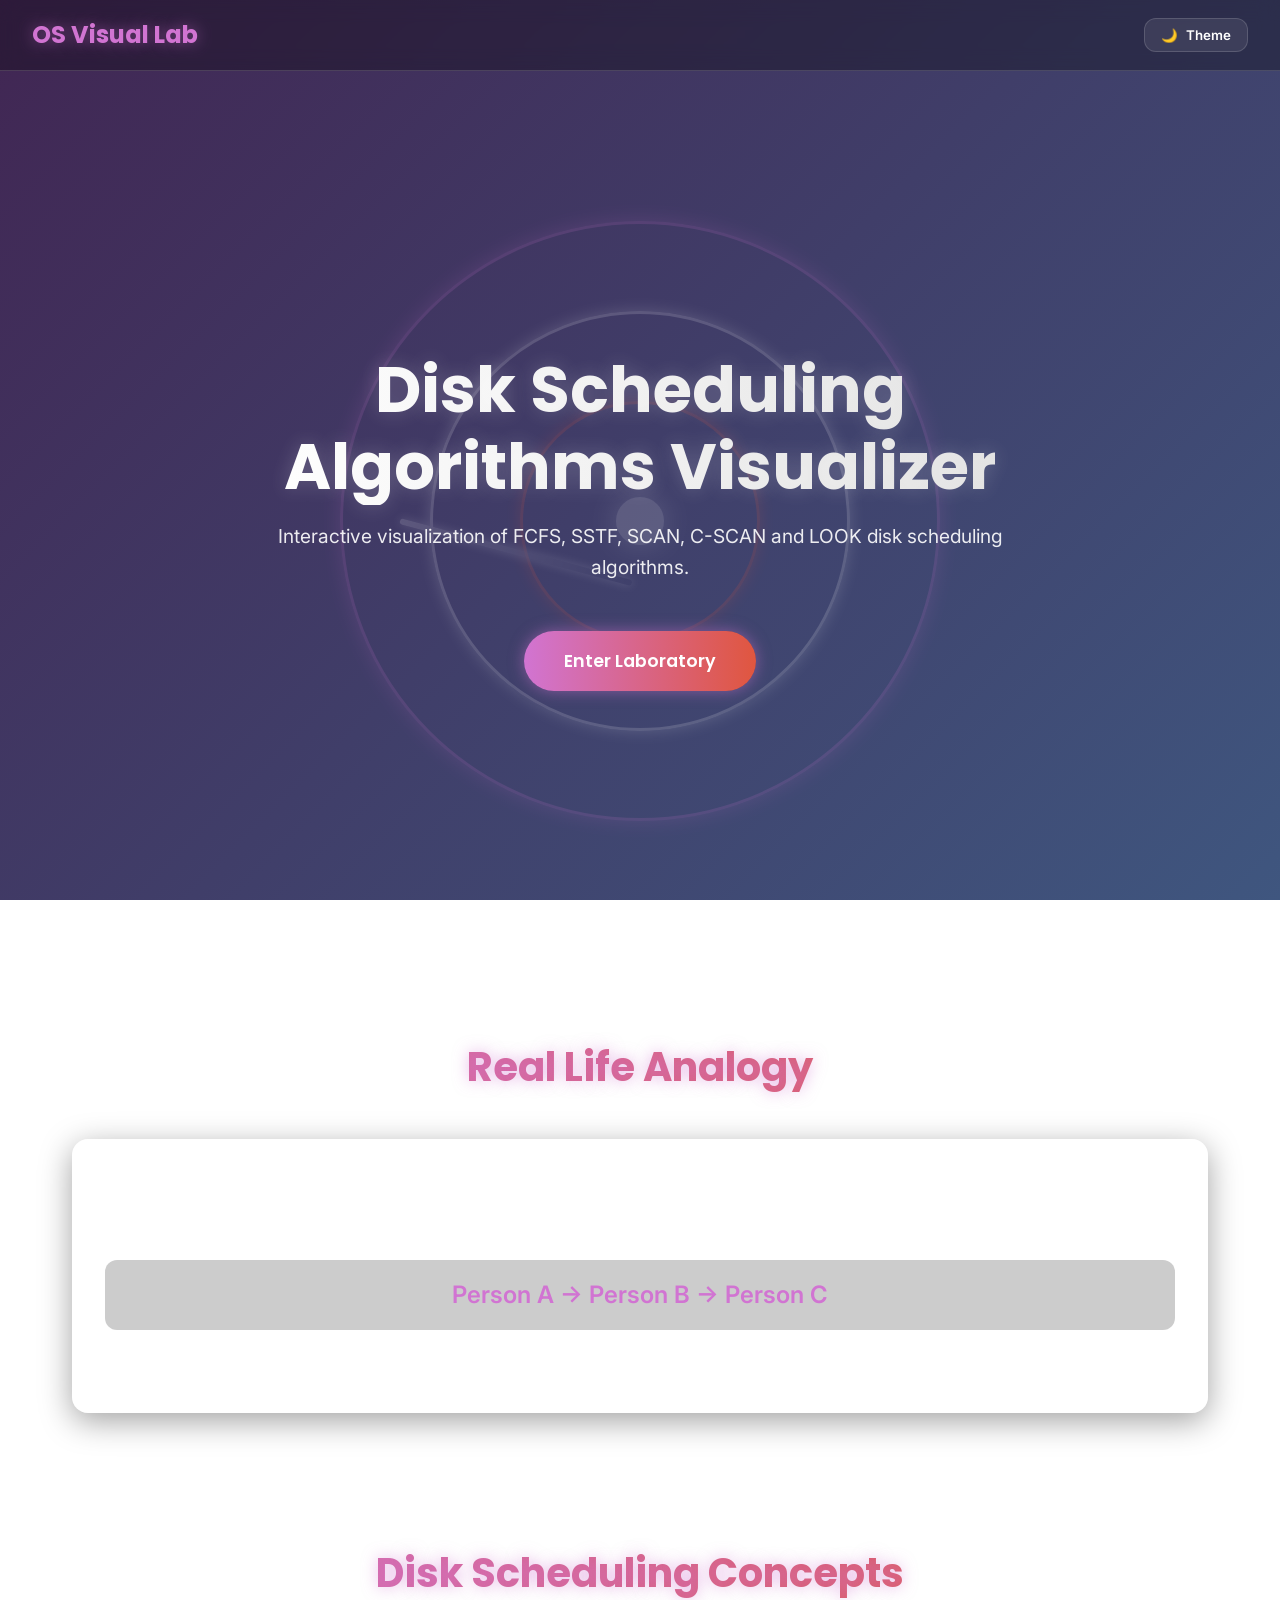
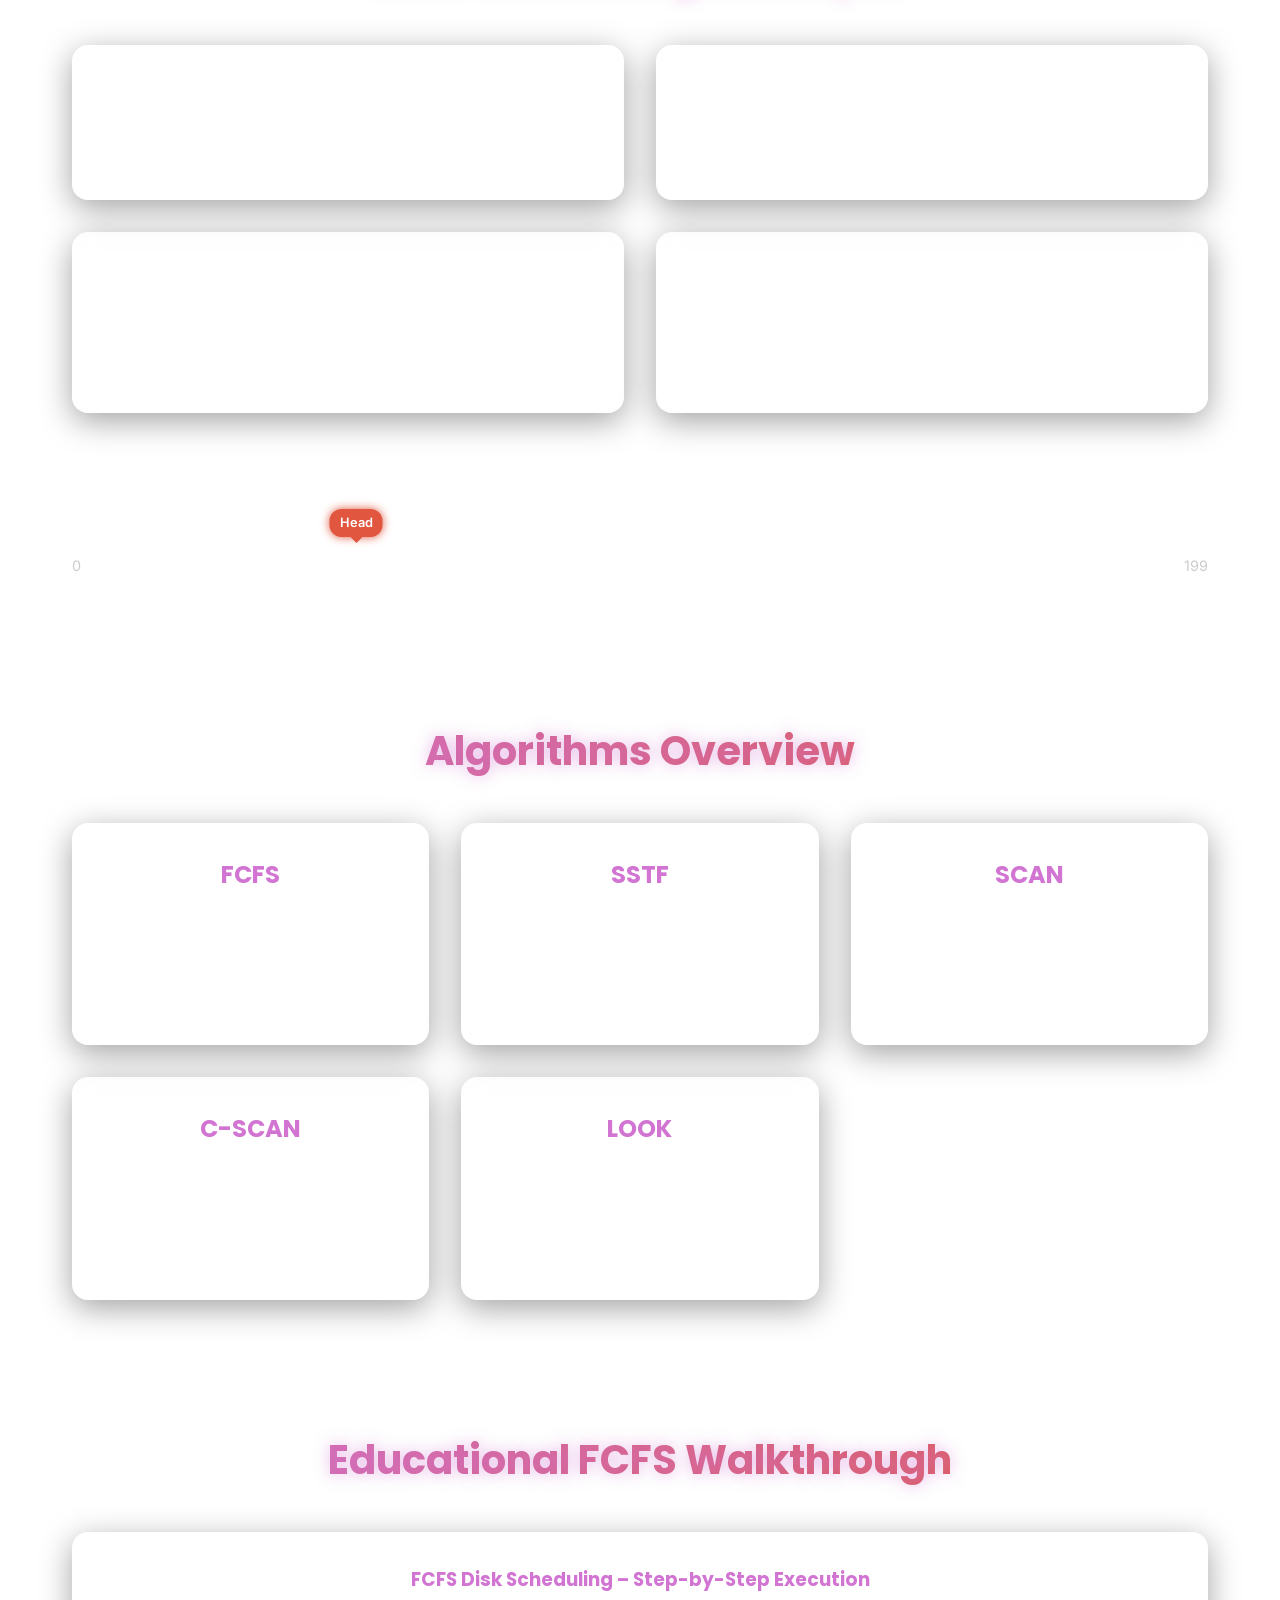
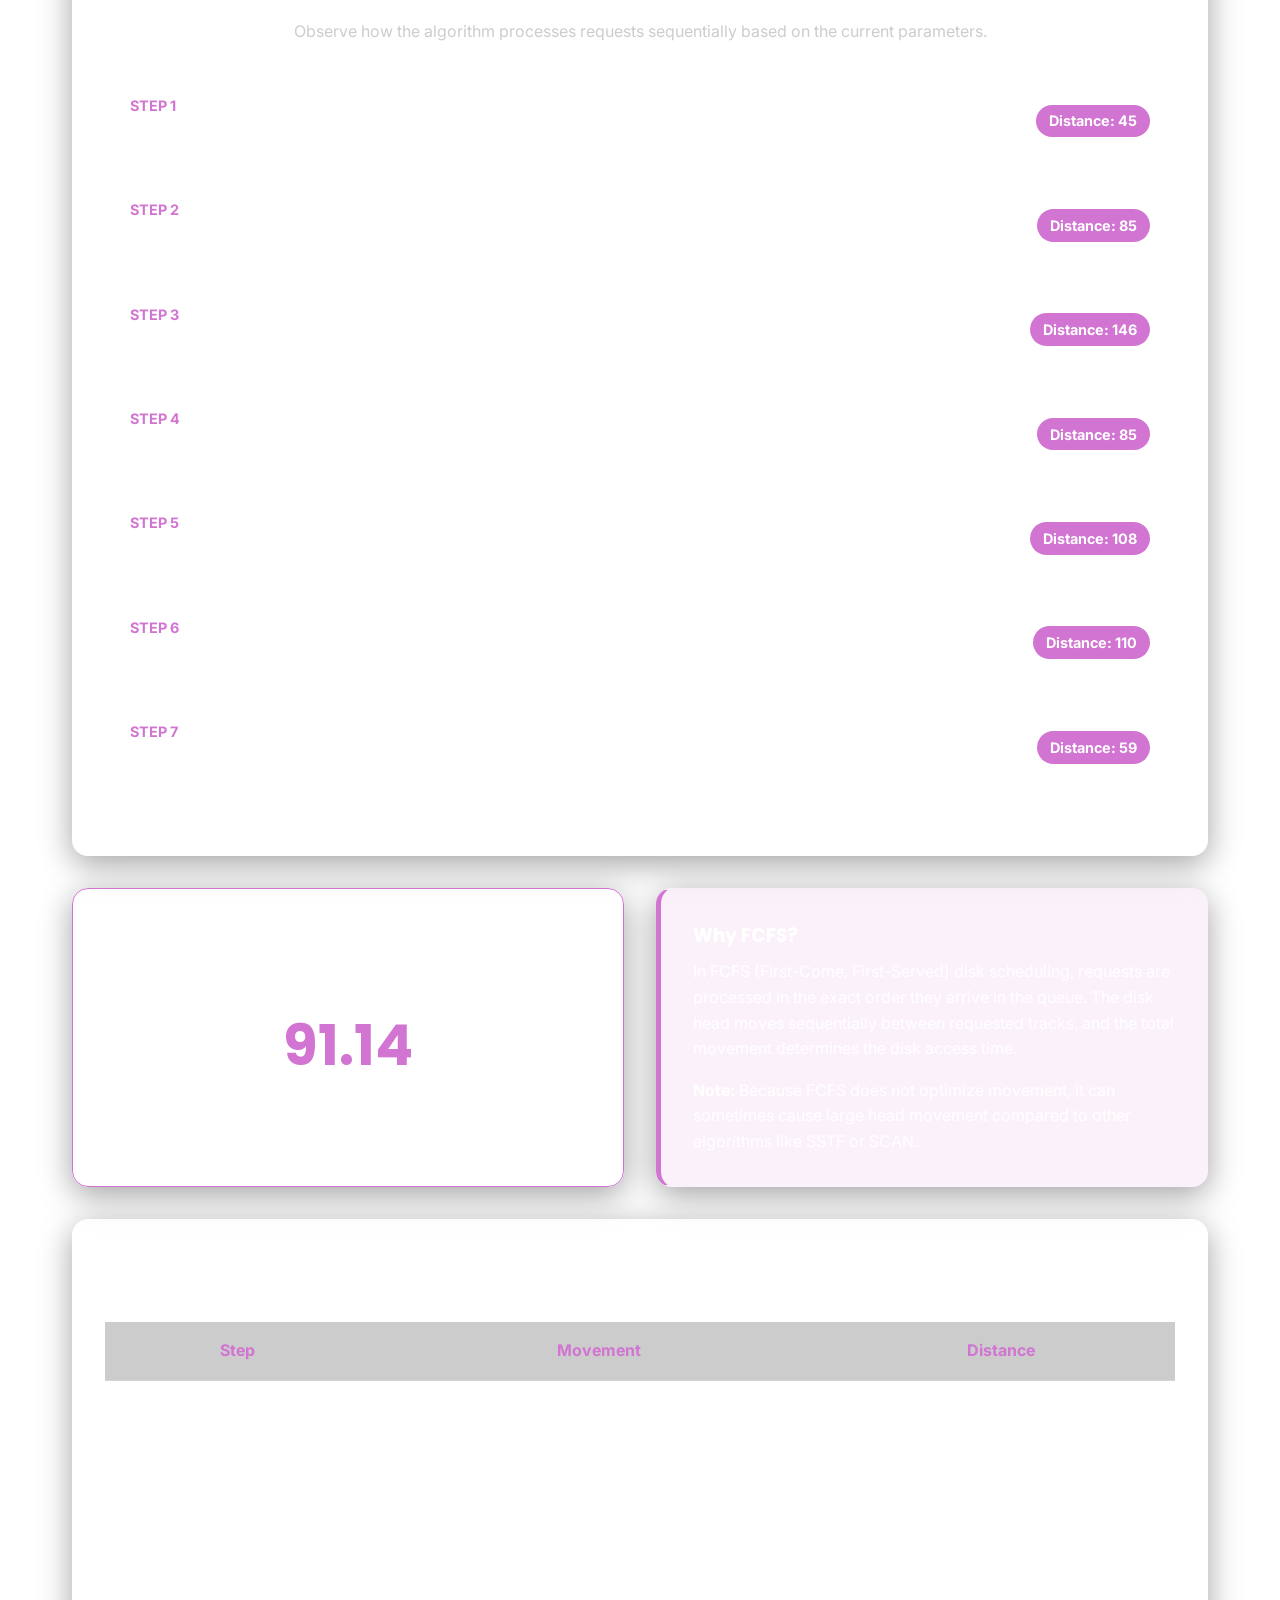
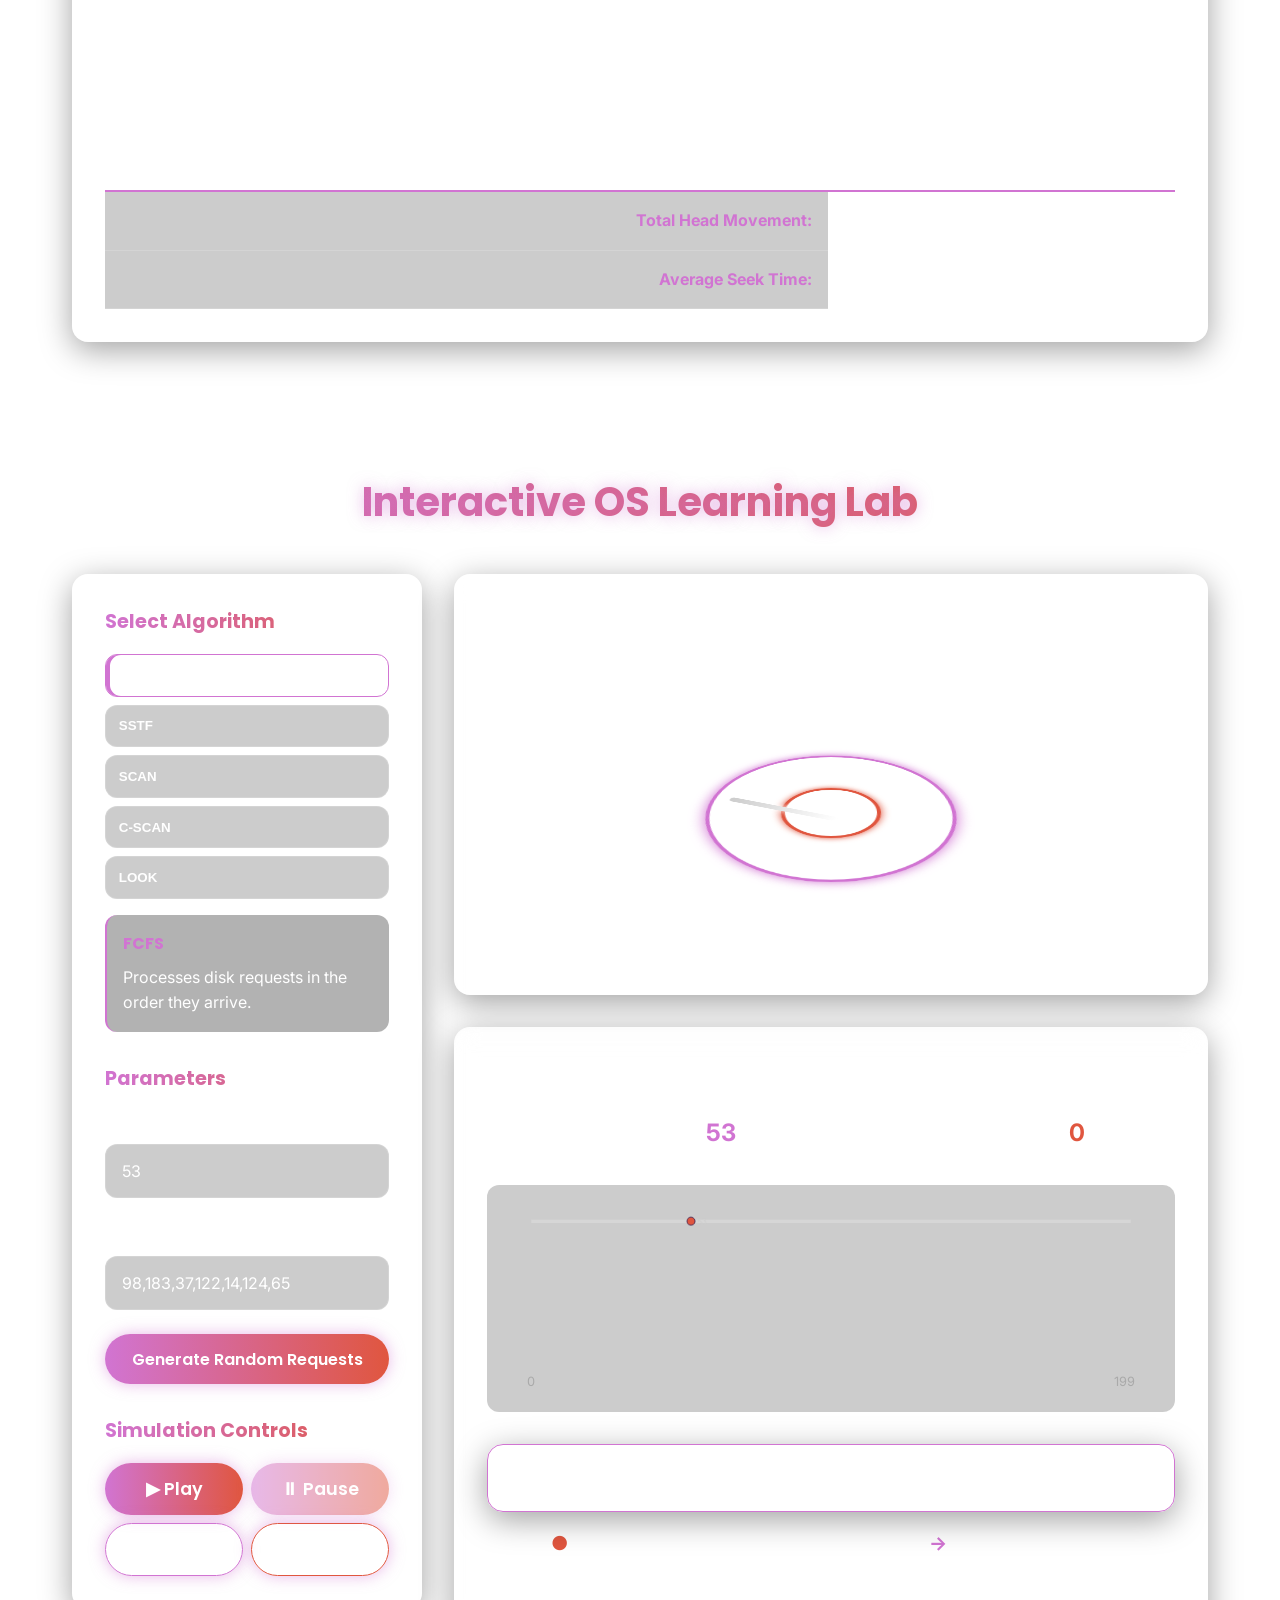
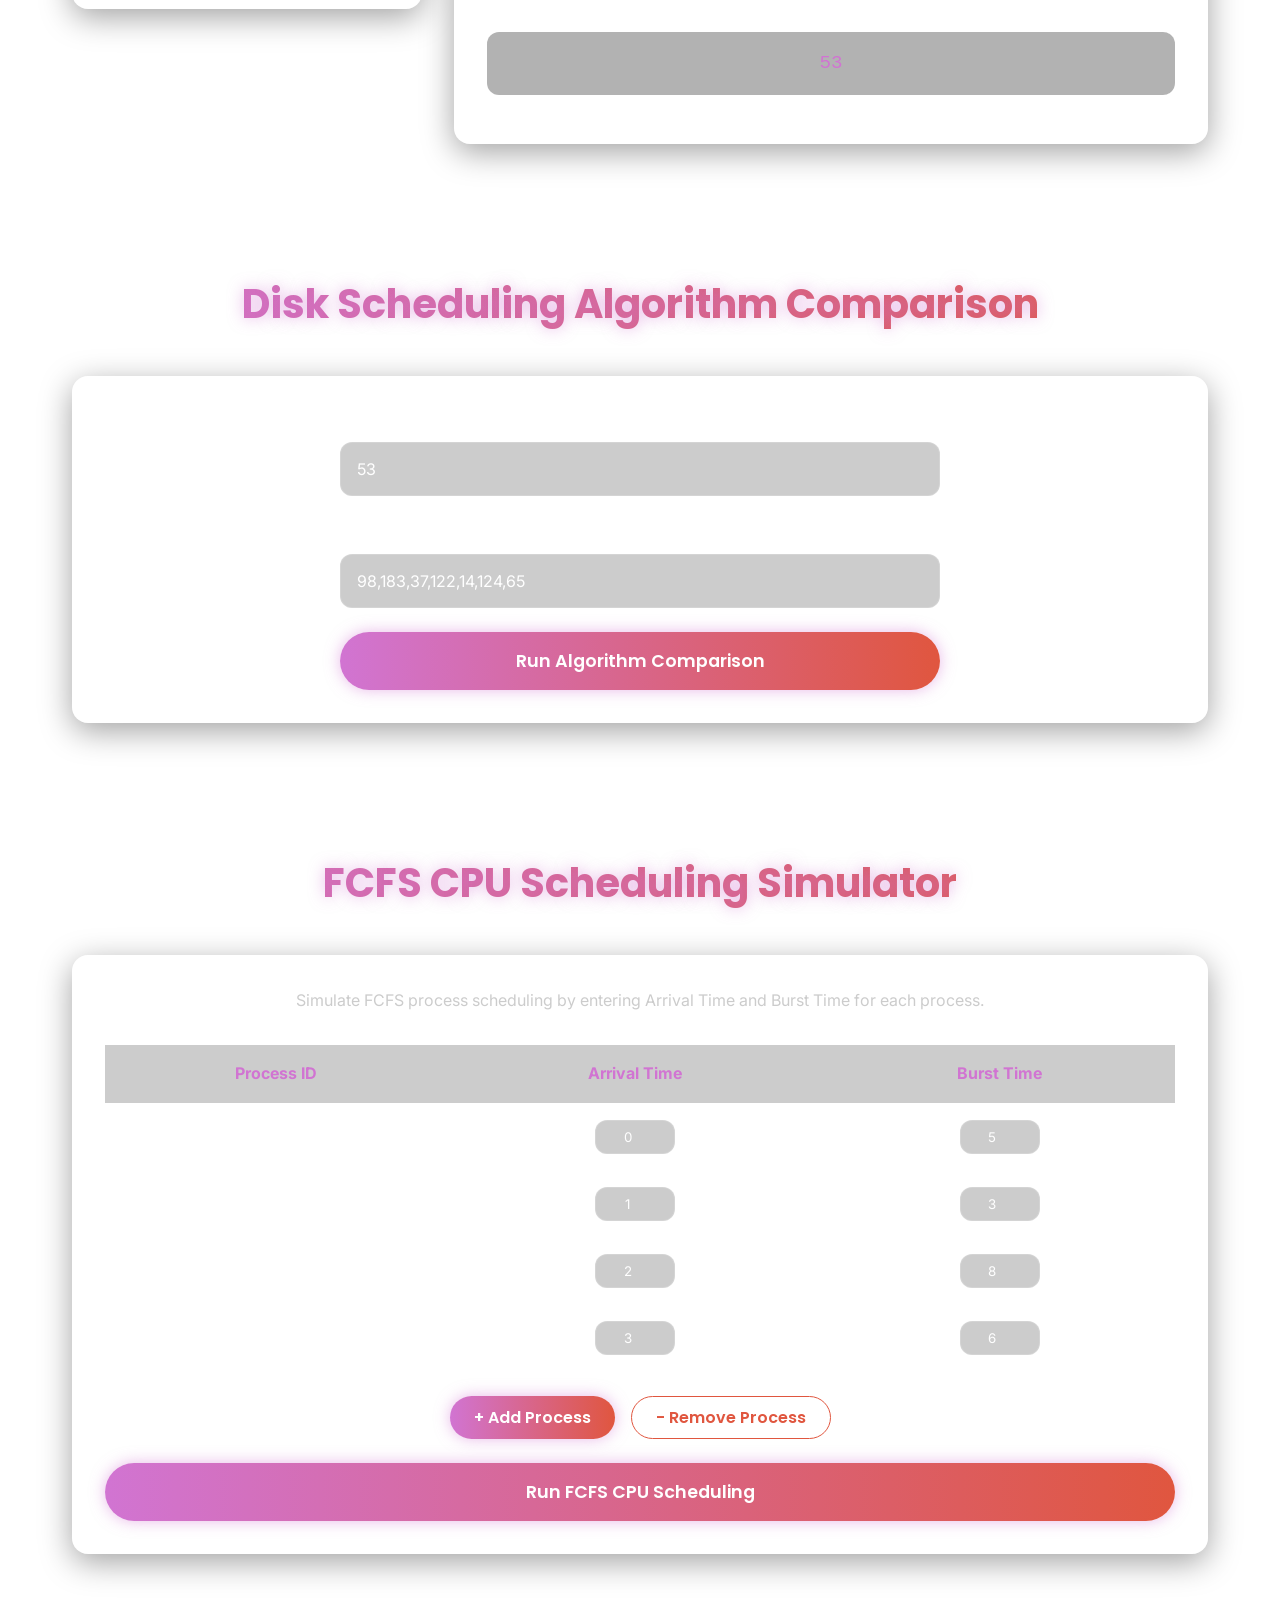
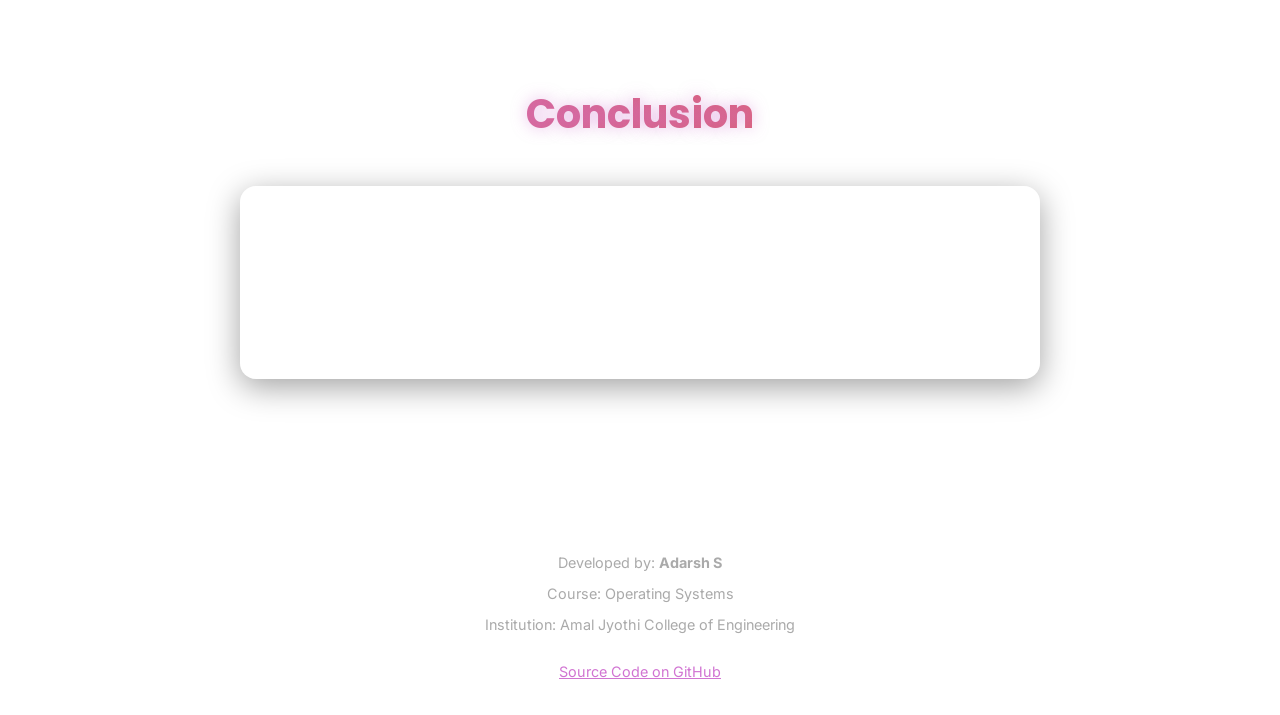
<file: OneDrive/Desktop/fcfs/index.html>
<!DOCTYPE html>
<html lang="en">

<head>
    <meta charset="UTF-8">
    <meta name="viewport" content="width=device-width, initial-scale=1.0">
    <title>Disk Scheduling Algorithms Webpage</title>

    <!-- Modern Fonts -->
    <link
        href="https://fonts.googleapis.com/css2?family=Poppins:wght@600;700;800&family=Inter:wght@400;500;600&display=swap"
        rel="stylesheet">

    <!-- CSS link -->
    <link rel="stylesheet" href="style.css">
</head>

<body>

    <!-- App Header -->
    <header class="main-header">
        <div class="logo">OS Visual Lab</div>
        <button id="theme-toggle" class="icon-button">
            <span class="theme-icon">🌙</span> Theme
        </button>
    </header>

    <!-- Section 1: Hero Section -->
    <section class="hero-section" id="hero">
        <div class="hero-content">
            <h1 class="hero-title">Disk Scheduling Algorithms Visualizer</h1>
            <p class="hero-subtitle">Interactive visualization of FCFS, SSTF, SCAN, C-SCAN and LOOK disk scheduling
                algorithms.</p>
            <a href="#lab" class="glow-button">Enter Laboratory</a>
        </div>

        <!-- Rotating Hard Disk Platter Animation -->
        <div class="disk-platter">
            <div class="ring outer-ring"></div>
            <div class="ring middle-ring"></div>
            <div class="ring inner-ring"></div>
            <div class="spindle"></div>
            <div class="disk-head-arm"></div>
        </div>
    </section>

    <div class="container">
        <!-- Section 2: Real Life Analogy -->
        <section class="analogy-section">
            <h2 class="section-title">Real Life Analogy</h2>
            <div class="glass-card">
                <h3>Queue at a Ticket Counter</h3>
                <p>Imagine people standing in a queue at a ticket counter. People are served in the exact order they
                    arrive.</p>
                <div class="analogy-diagram">
                    Person A &rarr; Person B &rarr; Person C
                </div>
                <p>In Operating Systems, the <strong>FCFS (First-Come, First-Served)</strong> disk scheduling algorithm
                    works in the exact same way!</p>
            </div>
        </section>

        <!-- Section 3: Concepts -->
        <section class="concepts-section">
            <h2 class="section-title">Disk Scheduling Concepts</h2>
            <div class="grid-layout">
                <div class="glass-card concept-card">
                    <h3>Disk Track</h3>
                    <p>Numbered positions on the disk where data is stored (typically 0 to 199 in examples).</p>
                </div>
                <div class="glass-card concept-card">
                    <h3>Disk Head</h3>
                    <p>The read/write mechanism that moves between tracks to access data.</p>
                </div>
                <div class="glass-card concept-card">
                    <h3>Seek Time</h3>
                    <p>The time taken for the head to move from the current track to the requested track. Large head
                        movement increases disk access time.</p>
                </div>
                <div class="glass-card concept-card">
                    <h3>Request Queue</h3>
                    <p>The list of upcoming track access requests pending service.</p>
                </div>
            </div>
            <div class="concept-visual">
                <h3>Disk Tracks Map (0 - 199)</h3>
                <div class="track-line-simple">
                    <span class="track-label left">0</span>
                    <span class="track-label right">199</span>
                    <div class="head-marker" style="left: 25%;">Head</div>
                </div>
            </div>
        </section>

        <!-- Section 4: Algorithm Overview -->
        <section class="overview-section">
            <h2 class="section-title">Algorithms Overview</h2>
            <div class="grid-layout cols-3">
                <div class="glass-card algo-card">
                    <h3>FCFS</h3>
                    <p>Processes requests in the order they arrive.</p>
                    <small>Head moves directly to next queued request.</small>
                </div>
                <div class="glass-card algo-card">
                    <h3>SSTF</h3>
                    <p>Chooses the request closest to the current head position.</p>
                    <small>Minimizes immediate seek time.</small>
                </div>
                <div class="glass-card algo-card">
                    <h3>SCAN</h3>
                    <p>Disk head moves like an elevator servicing requests in one direction to the end, then reverses.
                    </p>
                    <small>Also known as the Elevator algorithm.</small>
                </div>
                <div class="glass-card algo-card">
                    <h3>C-SCAN</h3>
                    <p>Disk head moves in one direction to the end, then jumps back to the beginning without servicing.
                    </p>
                    <small>Provides more uniform wait times.</small>
                </div>
                <div class="glass-card algo-card">
                    <h3>LOOK</h3>
                    <p>Similar to SCAN but stops at the last request instead of the disk edge.</p>
                    <small>More efficient than standard SCAN.</small>
                </div>
            </div>
        </section>

        <!-- New Section: FCFS Educational Walkthrough -->
        <section class="fcfs-walkthrough-section" id="fcfs-walkthrough">
            <h2 class="section-title">Educational FCFS Walkthrough</h2>
            
            <!-- Step-by-Step Execution (Static) -->
            <div id="step-execution-section" class="glass-card" style="margin-bottom: 2rem;">
                <h3 style="text-align: center; margin-bottom: 1.5rem; color: var(--accent-1);">FCFS Disk Scheduling – Step-by-Step Execution</h3>
                <p style="text-align: center; margin-bottom: 2rem; color: #ccc;">Observe how the algorithm processes requests sequentially based on the current parameters.</p>
                <div id="step-timeline" class="step-timeline">
                    <!-- Steps injected here -->
                </div>
            </div>

            <div class="grid-layout cols-2">
                <!-- Average Seek Time (Static) -->
                <div id="avg-seek-time-section" class="glass-card" style="border-color: var(--accent-1); display: flex; flex-direction: column; justify-content: center; align-items: center;">
                    <h4 style="margin-bottom: 1rem;">Calculated Average Seek Time</h4>
                    <h3 id="stat-avg-seek" style="color: var(--accent-1); font-size: 3.5rem; margin: 0.5rem 0;">0</h3>
                    <p>tracks per request</p>
                </div>

                <!-- Explanation Box -->
                <div class="glass-card educational-box" style="background: rgba(209, 116, 210, 0.1); border-left: 5px solid var(--accent-1);">
                    <h3>Why FCFS?</h3>
                    <p style="margin-bottom: 1rem;">In FCFS (First-Come, First-Served) disk scheduling, requests are processed in the exact order they arrive in the queue. The disk head moves sequentially between requested tracks, and the total movement determines the disk access time.</p>
                    <p><strong>Note:</strong> Because FCFS does not optimize movement, it can sometimes cause large head movement compared to other algorithms like SSTF or SCAN.</p>
                </div>
            </div>

            <!-- Step Explanation Table -->
            <div id="step-table-section" style="margin-top: 2rem;">
                <div class="glass-card table-card">
                    <h3 style="margin-bottom: 1.5rem; text-align: center;">Movement Breakdown Table</h3>
                    <table class="calc-table" id="step-explanation-table">
                        <thead>
                            <tr>
                                <th>Step</th>
                                <th>Movement</th>
                                <th>Distance</th>
                            </tr>
                        </thead>
                        <tbody>
                            <!-- Steps injected here -->
                        </tbody>
                        <tfoot>
                            <tr style="border-top: 2px solid var(--accent-1);">
                                <th colspan="2" style="text-align: right;">Total Head Movement:</th>
                                <td id="table-total-movement">0</td>
                            </tr>
                            <tr>
                                <th colspan="2" style="text-align: right;">Average Seek Time:</th>
                                <td id="table-avg-seek">0</td>
                            </tr>
                        </tfoot>
                    </table>
                </div>
            </div>
        </section>

        <!-- Section 5: OS Visual Lab -->
        <section class="lab-section" id="lab">
            <h2 class="section-title">Interactive OS Learning Lab</h2>

            <div class="lab-layout">
                <!-- Left Panel: Algorithm Controls -->
                <div class="lab-sidebar glass-card">

                    <h3>Select Algorithm</h3>
                    <div class="algo-selector" id="algo-selector">
                        <button class="algo-btn active" data-algo="FCFS">FCFS</button>
                        <button class="algo-btn" data-algo="SSTF">SSTF</button>
                        <button class="algo-btn" data-algo="SCAN">SCAN</button>
                        <button class="algo-btn" data-algo="C-SCAN">C-SCAN</button>
                        <button class="algo-btn" data-algo="LOOK">LOOK</button>
                    </div>

                    <div class="algo-logic-display" id="algo-logic-display">
                        <h4 id="logic-title" style="color: var(--accent-1);">FCFS</h4>
                        <p id="logic-desc">Processes disk requests in the order they arrive.</p>
                    </div>

                    <h3 style="margin-top: 1.5rem;">Parameters</h3>
                    <div class="input-group">
                        <label for="lab-head">Initial Head Position (0-199):</label>
                        <input type="number" id="lab-head" min="0" max="199" value="53">
                    </div>
                    <div class="input-group">
                        <label for="lab-requests">Track Requests (comma separated):</label>
                        <input type="text" id="lab-requests" value="98,183,37,122,14,124,65">
                    </div>
                    <button id="btn-randomize" class="glow-button small-btn"
                        style="width: 100%; padding: 0.8rem; font-size: 1rem; margin-bottom: 2rem;">Generate Random
                        Requests</button>

                    <h3>Simulation Controls</h3>
                    <div class="playback-controls" style="display: grid; grid-template-columns: 1fr 1fr; gap: 0.5rem;">
                        <button id="btn-play" class="control-btn play-btn glow-button" style="padding: 0.8rem;"
                            title="Play">▶ Play</button>
                        <button id="btn-pause" class="control-btn pause-btn glow-button"
                            style="padding: 0.8rem; opacity: 0.5;" title="Pause" disabled>⏸ Pause</button>
                        <button id="btn-next" class="control-btn next-btn glow-button"
                            style="padding: 0.8rem; background: transparent; border: 1px solid var(--accent-1);"
                            title="Next Step">⏭ Next</button>
                        <button id="btn-reset" class="control-btn reset-btn glow-button"
                            style="padding: 0.8rem; background: transparent; border: 1px solid var(--accent-2);"
                            title="Reset">⏮ Reset</button>
                    </div>
                </div>

                <!-- Right Panel: Visualization Area -->
                <div class="lab-main">

                    <!-- 3D Rotating Disk Visualization -->
                    <div class="glass-card viz-3d-card" style="margin-bottom: 2rem;">
                        <h3 style="text-align: center; margin-bottom: 1rem; font-size: 1.5rem;">3D Disk Platter Preview
                        </h3>
                        <div class="disk-platter-3d-container"
                            style="position: relative; height: 300px; display: flex; justify-content: center; align-items: center; overflow: hidden; perspective: 1000px;">
                            <div class="disk-platter-3d" id="platter-3d">
                                <div class="ring outer-ring"></div>
                                <div class="ring middle-ring"></div>
                                <div class="ring inner-ring"></div>
                                <div class="spindle"></div>
                                <div class="disk-head-arm" id="arm-3d"></div>
                            </div>
                        </div>
                    </div>

                    <!-- 1D Horizontal Track Visualization -->
                    <div class="glass-card visualization-card">
                        <h3 style="text-align: center; margin-bottom: 1rem; font-size: 1.5rem;">Disk Track Visualization
                        </h3>
                        <div class="live-stats"
                            style="display: flex; justify-content: space-around; font-size: 1.2rem; margin-bottom: 1rem;">
                            <div class="stat-box">Current Head: <span id="stat-current"
                                    style="color: var(--accent-1); font-weight: bold; font-size: 1.5rem;">53</span>
                            </div>
                            <div class="stat-box">Total Movement: <span id="stat-total"
                                    style="color: var(--accent-2); font-weight: bold; font-size: 1.5rem;">0</span></div>
                        </div>

                        <div class="track-viz-container" id="lab-viz-container">
                            <canvas id="lab-canvas" width="800" height="200"></canvas>
                            <div class="axis-labels">
                                <span>0</span>
                                <span>199</span>
                            </div>
                        </div>

                        <!-- Progress Indicator -->
                        <div id="sim-progress-container" class="glass-card" style="margin: 1rem 0; text-align: center; padding: 1rem; border-color: var(--accent-1);">
                            <h4 id="sim-progress-text">Step 0 of 0</h4>
                        </div>

                        <div class="viz-legend"
                            style="display: flex; justify-content: center; gap: 2rem; margin-top: 1rem; font-size: 1rem;">
                            <div class="legend-item"><span class="legend-color init-head"
                                    style="color: var(--accent-2); font-size: 1.2rem;">●</span> Initial Head Position
                            </div>
                            <div class="legend-item"><span class="legend-color req-track"
                                    style="color: #fff; font-size: 1.2rem;">○</span> Requested Track</div>
                            <div class="legend-item"><span class="legend-color move-path"
                                    style="color: var(--accent-1); font-size: 1.2rem; font-weight: bold;">→</span> Head
                                Movement Path</div>
                        </div>

                        <div style="margin-top: 2rem; text-align: center;">
                            <h4>Servicing Order</h4>
                            <div class="servicing-path" id="lab-order-display" style="min-height: 3rem;">...</div>
                        </div>
                    </div>

                </div>
            </div>
        </section>

        <!-- Section 10: Comparison Simulator -->
        <section class="comparison-section" id="comparison">
            <h2 class="section-title">Disk Scheduling Algorithm Comparison</h2>
            <div class="glass-card sim-form-card">
                <form id="comp-form">
                    <div class="input-group">
                        <label for="comp-head">Initial Head Position (0-199):</label>
                        <input type="number" id="comp-head" min="0" max="199" value="53" required>
                    </div>
                    <div class="input-group">
                        <label for="comp-requests">Track Requests (comma separated):</label>
                        <input type="text" id="comp-requests" value="98,183,37,122,14,124,65"
                            pattern="^(\s*\d+\s*(,\s*\d+\s*)*)$" required>
                    </div>
                    <button type="submit" class="glow-button">Run Algorithm Comparison</button>
                </form>
            </div>

            <!-- Comparison Results Container -->
            <div id="comp-results" class="results-container hidden">
                <h3 class="section-title">Visual Comparison</h3>

                <!-- Panels -->
                <div class="panels-container">
                    <!-- FCFS -->
                    <div class="glass-card panel-card">
                        <div class="panel-header">
                            <h4>FCFS</h4>
                        </div>
                        <canvas id="comp-fcfs-canvas" class="panel-canvas" width="800" height="100"></canvas>
                        <div class="panel-order" id="comp-fcfs-order"></div>
                    </div>
                    <!-- SSTF -->
                    <div class="glass-card panel-card">
                        <div class="panel-header">
                            <h4>SSTF</h4>
                        </div>
                        <canvas id="comp-sstf-canvas" class="panel-canvas" width="800" height="100"></canvas>
                        <div class="panel-order" id="comp-sstf-order"></div>
                    </div>
                    <!-- SCAN -->
                    <div class="glass-card panel-card">
                        <div class="panel-header">
                            <h4>SCAN</h4>
                        </div>
                        <canvas id="comp-scan-canvas" class="panel-canvas" width="800" height="100"></canvas>
                        <div class="panel-order" id="comp-scan-order"></div>
                    </div>
                    <!-- C-SCAN -->
                    <div class="glass-card panel-card">
                        <div class="panel-header">
                            <h4>C-SCAN</h4>
                        </div>
                        <canvas id="comp-cscan-canvas" class="panel-canvas" width="800" height="100"></canvas>
                        <div class="panel-order" id="comp-cscan-order"></div>
                    </div>
                    <!-- LOOK -->
                    <div class="glass-card panel-card">
                        <div class="panel-header">
                            <h4>LOOK</h4>
                        </div>
                        <canvas id="comp-look-canvas" class="panel-canvas" width="800" height="100"></canvas>
                        <div class="panel-order" id="comp-look-order"></div>
                    </div>
                </div>

                <!-- Comparison Table -->
                <h3 class="section-title">Movement Results Comparison</h3>
                <div class="glass-card comparison-table-card">
                    <table class="calc-table comp-table" id="comparison-table">
                        <thead>
                            <tr>
                                <th>Algorithm</th>
                                <th>Total Head Movement</th>
                            </tr>
                        </thead>
                        <tbody>
                            <!-- Generated Rows, highlight best -->
                        </tbody>
                    </table>
                </div>

            </div>
        </section>

        <!-- Section 11: CPU Scheduling Simulator -->
        <section class="simulator-section" id="cpu-simulator">
            <h2 class="section-title">FCFS CPU Scheduling Simulator</h2>
            <div class="glass-card">
                <p style="text-align: center; margin-bottom: 2rem; color: #ccc;">Simulate FCFS process scheduling by
                    entering Arrival Time and Burst Time for each process.</p>
                <div class="cpu-controls">
                    <table class="calc-table" id="process-table">
                        <thead>
                            <tr>
                                <th>Process ID</th>
                                <th>Arrival Time</th>
                                <th>Burst Time</th>
                            </tr>
                        </thead>
                        <tbody>
                            <tr>
                                <td>P1</td>
                                <td><input type="number" class="process-arrival cpu-input" value="0" min="0"></td>
                                <td><input type="number" class="process-burst cpu-input" value="5" min="1"></td>
                            </tr>
                            <tr>
                                <td>P2</td>
                                <td><input type="number" class="process-arrival cpu-input" value="1" min="0"></td>
                                <td><input type="number" class="process-burst cpu-input" value="3" min="1"></td>
                            </tr>
                            <tr>
                                <td>P3</td>
                                <td><input type="number" class="process-arrival cpu-input" value="2" min="0"></td>
                                <td><input type="number" class="process-burst cpu-input" value="8" min="1"></td>
                            </tr>
                            <tr>
                                <td>P4</td>
                                <td><input type="number" class="process-arrival cpu-input" value="3" min="0"></td>
                                <td><input type="number" class="process-burst cpu-input" value="6" min="1"></td>
                            </tr>
                        </tbody>
                    </table>

                    <div style="display: flex; gap: 1rem; justify-content: center; margin-top: 1.5rem;">
                        <button class="glow-button" id="add-process-btn"
                            style="padding: 0.5rem 1.5rem; font-size: 1rem;">+ Add Process</button>
                        <button class="glow-button" id="remove-process-btn"
                            style="padding: 0.5rem 1.5rem; font-size: 1rem; background: transparent; border: 1px solid var(--accent-2); color: var(--accent-2); box-shadow: none;">-
                            Remove Process</button>
                    </div>
                    <div style="display: flex; justify-content: center; margin-top: 1.5rem;">
                        <button class="glow-button" id="run-cpu-sim-btn" style="width: 100%;">Run FCFS CPU
                            Scheduling</button>
                    </div>
                </div>

                <!-- CPU Results Container -->
                <div id="cpu-results-panel" class="hidden" style="margin-top: 3rem;">
                    <h3 class="section-title" style="font-size: 1.8rem;">Simulation Results</h3>

                    <div class="table-card">
                        <table class="calc-table" id="cpu-calc-table">
                            <thead>
                                <tr>
                                    <th>Process</th>
                                    <th>Arrival</th>
                                    <th>Burst</th>
                                    <th>Start</th>
                                    <th>Completion</th>
                                    <th>Waiting</th>
                                    <th>Turnaround</th>
                                    <th>Response</th>
                                </tr>
                            </thead>
                            <tbody>
                                <!-- Generated by JS -->
                            </tbody>
                        </table>
                    </div>

                    <h3 class="section-title" style="font-size: 1.8rem; margin-top: 3rem;">Gantt Chart</h3>
                    <div class="gantt-container" id="gantt-chart-container">
                        <!-- Blocks injected here -->
                    </div>
                    <div class="gantt-time-axis" id="gantt-time-axis">
                        <!-- Times injected here -->
                    </div>

                    <h3 class="section-title" style="font-size: 1.8rem; margin-top: 3rem;">Performance Dashboard</h3>
                    <div class="grid-layout cols-3" style="text-align: center;">
                        <div class="glass-card">
                            <h3 style="color: var(--accent-1); font-size: 2.5rem;" id="dash-cpu-util">0%</h3>
                            <p>CPU Utilization</p>
                        </div>
                        <div class="glass-card">
                            <h3 style="color: var(--accent-1); font-size: 2.5rem;" id="dash-throughput">0</h3>
                            <p>Throughput</p>
                        </div>
                        <div class="glass-card">
                            <h3 style="color: var(--accent-1); font-size: 2.5rem;" id="dash-avg-wait">0</h3>
                            <p>Avg Waiting Time</p>
                        </div>
                        <div class="glass-card">
                            <h3 style="color: var(--accent-1); font-size: 2.5rem;" id="dash-avg-turn">0</h3>
                            <p>Avg Turnaround Time</p>
                        </div>
                        <div class="glass-card">
                            <h3 style="color: var(--accent-1); font-size: 2.5rem;" id="dash-avg-resp">0</h3>
                            <p>Avg Response Time</p>
                        </div>
                    </div>

                    <h3 class="section-title" style="font-size: 1.8rem; margin-top: 3rem;">Metrics Visualization</h3>
                    <div class="grid-layout cols-1">
                        <div class="glass-card" style="max-width: 800px; margin: 0 auto;">
                            <canvas id="bar-chart-perf"></canvas>
                        </div>
                    </div>
                </div>
            </div>
        </section>

        <!-- Section 12: Conclusion -->
        <section class="conclusion-section" id="conclusion">
            <h2 class="section-title">Conclusion</h2>
            <div class="glass-card"
                style="text-align: center; max-width: 800px; margin: 0 auto; font-size: 1.1rem; line-height: 1.8;">
                <p>
                    <strong>FCFS</strong> processes disk requests in arrival order but often causes large head movement.
                    Algorithms such as <strong>SSTF, SCAN, C-SCAN, and LOOK</strong> optimize disk head movement by
                    choosing
                    requests based on proximity or direction. By interacting with the visualizations above, we can
                    observe that
                    optimizing scheduling drastically improves disk performance.
                </p>
            </div>
        </section>

        <footer class="footer">
            <div class="footer-content" style="display: flex; flex-direction: column; gap: 0.5rem;">
                <h3 style="color: var(--text-color); margin-bottom: 0.5rem;">Disk Scheduling Algorithms Visualizer</h3>
                <p>Developed by: <strong>Adarsh S</strong></p>
                <p>Course: Operating Systems</p>
                <p>Institution: Amal Jyothi College of Engineering</p>
                <a href="https://github.com/ash007-web/os_fcfs" target="_blank"
                    style="color: var(--accent-1); text-decoration: underline; margin-top: 1rem;">Source Code on
                    GitHub</a>
            </div>
        </footer>
    </div>

    <!-- JS script -->
    <script src="script.js"></script>
</body>

</html>
</file>
<file: OneDrive/Desktop/fcfs/style.css>
/* ------------- CSS Reset & Variables ------------- */
:root {
    /* Color Palette - Theme 1 (Default) */
    --bg-grad-start: #412653;
    --bg-grad-end: #3F567F;
    --accent-1: #D174D2;
    --accent-2: #E0563F;
    --text-color: #FFFFFF;
    --card-bg: rgba(255, 255, 255, 0.08);
    --card-border: rgba(255, 255, 255, 0.15);

    /* Typography */
    --font-heading: 'Poppins', sans-serif;
    --font-body: 'Inter', sans-serif;

    /* Radii & Shadows */
    --radius-lg: 16px;
    --radius-md: 12px;
    --shadow-soft: 0 8px 32px 0 rgba(0, 0, 0, 0.37);
    --glow: 0 0 15px rgba(209, 116, 210, 0.5);

    /* Transitions */
    --transition: all 0.3s ease-in-out;
}

[data-theme="tech"] {
    /* Color Palette - Theme 2 (Tech) */
    --bg-grad-start: #0F2027;
    --bg-grad-end: #2C5364;
    --accent-1: #00C9FF;
    --accent-2: #92FE9D;
    --card-bg: rgba(15, 32, 39, 0.6);
    --card-border: rgba(0, 201, 255, 0.2);
    --glow: 0 0 15px rgba(0, 201, 255, 0.5);
}

* {
    margin: 0;
    padding: 0;
    box-sizing: border-box;
}

html {
    scroll-behavior: smooth;
}

body {
    font-family: var(--font-body);
    background: linear-gradient(135deg, var(--bg-grad-start), var(--bg-grad-end));
    background-attachment: fixed;
    color: var(--text-color);
    line-height: 1.6;
    min-height: 100vh;
    overflow-x: hidden;
}

h1,
h2,
h3,
h4,
h5,
h6 {
    font-family: var(--font-heading);
    margin-bottom: 0.5rem;
    font-weight: 700;
}

a {
    text-decoration: none;
    color: inherit;
}

.hidden {
    display: none !important;
}

/* ------------- Layout & Container ------------- */
.container {
    max-width: 1200px;
    margin: 0 auto;
    padding: 0 2rem;
}

section {
    padding: 4rem 0;
}

.section-title {
    text-align: center;
    font-size: 2.5rem;
    margin-bottom: 2.5rem;
    background: linear-gradient(90deg, var(--accent-1), var(--accent-2));
    -webkit-background-clip: text;
    background-clip: text;
    -webkit-text-fill-color: transparent;
    text-shadow: var(--glow);
}

/* ------------- Glassmorphism Utilities ------------- */
.glass-card {
    background: var(--card-bg);
    backdrop-filter: blur(12px);
    -webkit-backdrop-filter: blur(12px);
    border: 1px solid var(--card-border);
    border-radius: var(--radius-lg);
    padding: 2rem;
    box-shadow: var(--shadow-soft);
    transition: var(--transition);
}

.glass-card:hover {
    transform: translateY(-5px);
    box-shadow: 0 12px 40px 0 rgba(0, 0, 0, 0.5);
    border-color: rgba(255, 255, 255, 0.3);
}

/* ------------- Buttons ------------- */
.glow-button {
    display: inline-block;
    padding: 1rem 2.5rem;
    font-family: var(--font-heading);
    font-size: 1.1rem;
    font-weight: 600;
    color: var(--text-color);
    background: linear-gradient(90deg, var(--accent-1), var(--accent-2));
    border: none;
    border-radius: 50px;
    cursor: pointer;
    box-shadow: var(--glow);
    transition: var(--transition);
}

.glow-button:hover {
    transform: scale(1.05);
    box-shadow: 0 0 25px rgba(224, 86, 63, 0.8);
}

/* ------------- Form Inputs ------------- */
.input-group {
    margin-bottom: 1.5rem;
    display: flex;
    flex-direction: column;
}

.input-group label {
    margin-bottom: 0.5rem;
    font-weight: 500;
}

.input-group input {
    background: rgba(0, 0, 0, 0.2);
    border: 1px solid var(--card-border);
    border-radius: var(--radius-md);
    padding: 1rem;
    color: white;
    font-family: var(--font-body);
    font-size: 1rem;
    transition: var(--transition);
}

.input-group input:focus {
    outline: none;
    border-color: var(--accent-1);
    box-shadow: 0 0 10px rgba(209, 116, 210, 0.3);
}

/* Form Layout inside Glass Card */
.sim-form-card form {
    display: flex;
    flex-direction: column;
    max-width: 600px;
    margin: 0 auto;
}

/* ------------- Grid Layouts ------------- */
.grid-layout {
    display: grid;
    gap: 2rem;
    grid-template-columns: 1fr;
}

@media (min-width: 768px) {
    .grid-layout {
        grid-template-columns: repeat(2, 1fr);
    }

    .grid-layout.cols-3 {
        grid-template-columns: repeat(3, 1fr);
    }

    .grid-layout.cols-2 {
        grid-template-columns: repeat(2, 1fr);
    }
}

/* ------------- Section 1: Hero Section ------------- */
.hero-section {
    position: relative;
    height: 100vh;
    display: flex;
    align-items: center;
    justify-content: center;
    text-align: center;
    overflow: hidden;
    padding: 0 2rem;
}

.hero-content {
    position: relative;
    z-index: 10;
    max-width: 800px;
}

.hero-title {
    font-size: 4rem;
    line-height: 1.2;
    margin-bottom: 1rem;
    background: linear-gradient(to right, #ffffff, #e0e0e0);
    -webkit-background-clip: text;
    background-clip: text;
    -webkit-text-fill-color: transparent;
    text-shadow: 0 0 20px rgba(255, 255, 255, 0.2);
}

.hero-subtitle {
    font-size: 1.2rem;
    opacity: 0.9;
    margin-bottom: 3rem;
}

/* Rotating Platter */
.disk-platter {
    position: absolute;
    top: 50%;
    left: 50%;
    transform: translate(-50%, -50%);
    width: 600px;
    height: 600px;
    z-index: 1;
    opacity: 0.15;
    pointer-events: none;
    animation: rotate-platter 20s linear infinite;
}

.ring {
    position: absolute;
    top: 50%;
    left: 50%;
    transform: translate(-50%, -50%);
    border-radius: 50%;
    border: 3px solid var(--accent-1);
    box-shadow: 0 0 20px var(--accent-1);
}

.outer-ring {
    width: 100%;
    height: 100%;
}

.middle-ring {
    width: 70%;
    height: 70%;
    border-color: var(--text-color);
    box-shadow: 0 0 15px var(--text-color);
}

.inner-ring {
    width: 40%;
    height: 40%;
    border-color: var(--accent-2);
    box-shadow: 0 0 15px var(--accent-2);
}

.spindle {
    position: absolute;
    top: 50%;
    left: 50%;
    transform: translate(-50%, -50%);
    width: 8%;
    height: 8%;
    background: #fff;
    border-radius: 50%;
    box-shadow: 0 0 30px #fff;
}

.disk-head-arm {
    position: absolute;
    top: 50%;
    left: 10%;
    width: 40%;
    height: 6px;
    background: linear-gradient(90deg, #fff, transparent);
    transform-origin: left center;
    transform: translateY(-50%) rotate(15deg);
    border-radius: 3px;
    box-shadow: 0 0 10px #fff;
}

@keyframes rotate-platter {
    from {
        transform: translate(-50%, -50%) rotate(0deg);
    }

    to {
        transform: translate(-50%, -50%) rotate(360deg);
    }
}

/* ------------- Section Content Specifics ------------- */
.analogy-diagram {
    padding: 1rem;
    background: rgba(0, 0, 0, 0.2);
    border-radius: var(--radius-md);
    text-align: center;
    font-size: 1.5rem;
    font-weight: 600;
    margin: 1.5rem 0;
    color: var(--accent-1);
}

.concept-visual {
    margin-top: 3rem;
}

.track-line-simple {
    position: relative;
    height: 4px;
    background: rgba(255, 255, 255, 0.2);
    margin: 3rem 0;
    border-radius: 2px;
}

.track-label {
    position: absolute;
    top: 15px;
    font-size: 0.9rem;
    color: #ccc;
}

.track-label.left {
    left: 0;
}

.track-label.right {
    right: 0;
}

.head-marker {
    position: absolute;
    top: -30px;
    transform: translateX(-50%);
    background: var(--accent-2);
    padding: 4px 10px;
    border-radius: 12px;
    font-size: 0.8rem;
    font-weight: 600;
    box-shadow: 0 0 10px var(--accent-2);
    animation: moveHeadMap 4s ease-in-out infinite alternate;
}

.head-marker::after {
    content: '';
    position: absolute;
    bottom: -6px;
    left: 50%;
    transform: translateX(-50%);
    border-width: 6px 6px 0 6px;
    border-style: solid;
    border-color: var(--accent-2) transparent transparent transparent;
}

@keyframes moveHeadMap {
    0% {
        left: 20%;
    }

    50% {
        left: 80%;
    }

    100% {
        left: 40%;
    }
}

.algo-card {
    text-align: center;
}

.algo-card h3 {
    color: var(--accent-1);
    font-size: 1.5rem;
    margin-bottom: 1rem;
}

.example-box {
    margin-top: 1.5rem;
    padding: 1rem;
    background: rgba(255, 255, 255, 0.05);
    border-left: 4px solid var(--accent-2);
    border-radius: 0 var(--radius-md) var(--radius-md) 0;
}

/* ------------- Visualizations Canvas Container ------------- */
.track-viz-container {
    position: relative;
    width: 100%;
    overflow-x: auto;
    background: rgba(0, 0, 0, 0.2);
    border-radius: var(--radius-md);
    padding: 20px;
    margin: 2rem 0;
}

canvas {
    display: block;
    width: 100%;
    min-width: 600px;
}

.axis-labels {
    display: flex;
    justify-content: space-between;
    padding: 0 20px;
    margin-top: 5px;
    font-size: 0.8rem;
    color: #aaa;
}

.viz-explanation {
    text-align: center;
    font-size: 0.9rem;
    color: #ccc;
}

.servicing-path {
    font-size: 1.2rem;
    font-family: monospace;
    color: var(--accent-1);
    background: rgba(0, 0, 0, 0.3);
    padding: 1rem;
    border-radius: var(--radius-md);
    margin: 1rem 0;
    word-break: break-all;
}

.text-center {
    text-align: center;
}

/* ------------- Tables ------------- */
.calc-table {
    width: 100%;
    border-collapse: collapse;
    margin-top: 1rem;
}

.calc-table th,
.calc-table td {
    padding: 1rem;
    text-align: center;
    border-bottom: 1px solid var(--card-border);
}

.calc-table th {
    background: rgba(0, 0, 0, 0.2);
    color: var(--accent-1);
}

.calc-table tr:hover {
    background: rgba(255, 255, 255, 0.05);
}

.total-score {
    font-size: 4rem;
    font-weight: 800;
    color: var(--accent-2);
    text-align: center;
    margin: 1rem 0;
    text-shadow: 0 0 20px rgba(224, 86, 63, 0.4);
}

.total-card,
.table-card {
    display: flex;
    flex-direction: column;
    justify-content: center;
}

/* ------------- Panel Comparisons ------------- */
.panels-container {
    display: flex;
    flex-direction: column;
    gap: 1.5rem;
    margin-bottom: 3rem;
}

.panel-card {
    padding: 1rem;
}

.panel-header {
    margin-bottom: 1rem;
}

.panel-header h4 {
    color: var(--accent-1);
    margin: 0;
}

.panel-canvas {
    height: 100px;
}

.panel-order {
    font-family: monospace;
    font-size: 0.9rem;
    color: #ccc;
    margin-top: 0.5rem;
    background: rgba(0, 0, 0, 0.2);
    padding: 0.5rem;
    border-radius: 6px;
}

.best-algo {
    background: rgba(209, 116, 210, 0.2) !important;
    font-weight: bold;
    color: #fff;
}

/* ------------- Footer ------------- */
.footer {
    text-align: center;
    padding: 2rem 0;
    margin-top: 2rem;
    border-top: 1px solid var(--card-border);
    color: #aaa;
    font-size: 0.9rem;
}

/* ------------- CPU Simulator Specifics ------------- */
.cpu-input {
    background: rgba(0, 0, 0, 0.2);
    border: 1px solid var(--card-border);
    border-radius: var(--radius-md);
    padding: 0.5rem;
    color: white;
    font-family: var(--font-body);
    width: 80px;
    text-align: center;
}

.cpu-input:focus {
    outline: none;
    border-color: var(--accent-1);
    box-shadow: 0 0 10px rgba(209, 116, 210, 0.3);
}

.gantt-container {
    display: flex;
    width: 100%;
    height: 60px;
    background: rgba(0, 0, 0, 0.3);
    border-radius: var(--radius-md);
    overflow: hidden;
    border: 1px solid var(--card-border);
    margin-bottom: 0.5rem;
    position: relative;
}

.gantt-block {
    height: 100%;
    display: flex;
    align-items: center;
    justify-content: center;
    font-weight: 700;
    color: #fff;
    border-right: 1px solid rgba(255, 255, 255, 0.2);
    transition: width 0.5s ease-out;
    box-shadow: inset 0 0 10px rgba(0, 0, 0, 0.2);
}

.gantt-idle {
    background: repeating-linear-gradient(45deg,
            rgba(0, 0, 0, 0.2),
            rgba(0, 0, 0, 0.2) 10px,
            rgba(0, 0, 0, 0.4) 10px,
            rgba(0, 0, 0, 0.4) 20px);
    color: #aaa;
}

.gantt-time-axis {
    display: flex;
    width: 100%;
    position: relative;
    height: 30px;
    font-size: 0.9rem;
    color: #ccc;
}

.gantt-tick {
    position: absolute;
    transform: translateX(-50%);
}

/* ------------- App Header & Theme Toggle ------------- */
.main-header {
    display: flex;
    justify-content: space-between;
    align-items: center;
    padding: 1rem 2rem;
    background: rgba(0, 0, 0, 0.3);
    backdrop-filter: blur(10px);
    position: sticky;
    top: 0;
    z-index: 1000;
    border-bottom: 1px solid var(--card-border);
}

.logo {
    font-family: var(--font-heading);
    font-weight: 700;
    font-size: 1.5rem;
    color: var(--accent-1);
    text-shadow: var(--glow);
}

.icon-button {
    background: var(--card-bg);
    border: 1px solid var(--card-border);
    color: var(--text-color);
    padding: 0.5rem 1rem;
    border-radius: var(--radius-md);
    cursor: pointer;
    font-family: var(--font-body);
    font-weight: 600;
    display: flex;
    align-items: center;
    gap: 0.5rem;
    transition: var(--transition);
}

.icon-button:hover {
    background: rgba(255, 255, 255, 0.15);
    border-color: var(--accent-1);
}

/* ------------- Lab Layout (Two Panel) ------------- */
.lab-layout {
    display: grid;
    grid-template-columns: 350px 1fr;
    gap: 2rem;
    align-items: start;
}

.lab-sidebar h3 {
    font-size: 1.2rem;
    margin-bottom: 1rem;
    background: linear-gradient(90deg, var(--accent-1), var(--accent-2));
    -webkit-background-clip: text;
    background-clip: text;
    -webkit-text-fill-color: transparent;
}

.algo-selector {
    display: flex;
    flex-direction: column;
    gap: 0.5rem;
    margin-bottom: 1rem;
}

.algo-btn {
    background: rgba(0, 0, 0, 0.2);
    border: 1px solid var(--card-border);
    border-radius: var(--radius-md);
    padding: 0.8rem;
    color: var(--text-color);
    font-weight: 600;
    cursor: pointer;
    text-align: left;
    transition: var(--transition);
}

.algo-btn:hover {
    background: rgba(255, 255, 255, 0.1);
}

.algo-btn.active {
    background: rgba(255, 255, 255, 0.15);
    border-color: var(--accent-1);
    box-shadow: inset 4px 0 0 var(--accent-1);
}

.algo-logic-display {
    background: rgba(0, 0, 0, 0.3);
    padding: 1rem;
    border-radius: var(--radius-md);
    margin-bottom: 2rem;
    border-left: 2px solid var(--accent-1);
}

/* ------------- 3D Disk Platter ------------- */
.disk-platter-3d {
    position: relative;
    width: 250px;
    height: 250px;
    transform-style: preserve-3d;
    transform: rotateX(60deg) rotateZ(0deg);
    animation: rotate-3d-idle 15s linear infinite;
}

@keyframes rotate-3d-idle {
    from {
        transform: rotateX(60deg) rotateZ(0deg);
    }

    to {
        transform: rotateX(60deg) rotateZ(360deg);
    }
}

.disk-platter-3d .ring {
    position: absolute;
    top: 50%;
    left: 50%;
    transform: translate(-50%, -50%);
    border-radius: 50%;
    border: 4px solid var(--card-border);
}

.disk-platter-3d .outer-ring {
    width: 100%;
    height: 100%;
    border-color: var(--accent-1);
    box-shadow: 0 0 15px var(--accent-1);
}

.disk-platter-3d .middle-ring {
    width: 70%;
    height: 70%;
    border-color: rgba(255, 255, 255, 0.4);
}

.disk-platter-3d .inner-ring {
    width: 40%;
    height: 40%;
    border-color: var(--accent-2);
    box-shadow: 0 0 10px var(--accent-2);
}

.disk-platter-3d .spindle {
    position: absolute;
    top: 50%;
    left: 50%;
    transform: translate(-50%, -50%) translateZ(10px);
    width: 20px;
    height: 20px;
    background: #fff;
    border-radius: 50%;
    box-shadow: 0 0 15px #fff;
}

.disk-platter-3d .disk-head-arm {
    position: absolute;
    top: 50%;
    left: 10%;
    width: 45%;
    height: 8px;
    background: linear-gradient(90deg, #ccc, #fff);
    transform-origin: left center;
    transform: translateY(-50%) translateZ(15px) rotate(20deg);
    border-radius: 4px;
    box-shadow: 0 0 10px #fff;
    transition: transform 0.5s ease-in-out;
}
/* ------------- Step-by-Step Timeline ------------- */
.step-timeline {
    display: flex;
    flex-direction: column;
    gap: 1rem;
    margin-bottom: 2rem;
}

.step-card {
    background: rgba(255, 255, 255, 0.05);
    border: 1px solid var(--card-border);
    border-radius: var(--radius-md);
    padding: 1rem 1.5rem;
    display: flex;
    justify-content: space-between;
    align-items: center;
    transition: var(--transition);
    animation: slideIn 0.5s ease-out;
}

.step-card:hover {
    background: rgba(255, 255, 255, 0.1);
    border-color: var(--accent-1);
}

.step-info {
    display: flex;
    flex-direction: column;
    gap: 0.2rem;
}

.step-number {
    font-weight: 700;
    color: var(--accent-1);
    font-size: 0.9rem;
    text-transform: uppercase;
}

.step-movement {
    font-size: 1.1rem;
    font-weight: 600;
}

.step-distance {
    background: var(--accent-1);
    color: white;
    padding: 0.3rem 0.8rem;
    border-radius: 20px;
    font-weight: 700;
    font-size: 0.9rem;
}

@keyframes slideIn {
    from {
        opacity: 0;
        transform: translateX(-10px);
    }
    to {
        opacity: 1;
        transform: translateX(0);
    }
}

/* ------------- Responsive Breakpoints ------------- */

/* ------------- Responsive Breakpoints ------------- */
@media (max-width: 768px) {
    .lab-layout {
        grid-template-columns: 1fr;
    }

    .hero-title {
        font-size: 2.5rem;
    }

    .disk-platter {
        width: 400px;
        height: 400px;
    }

    .section-title {
        font-size: 2rem;
    }

    .container {
        padding: 0 1rem;
    }
}
</file>
